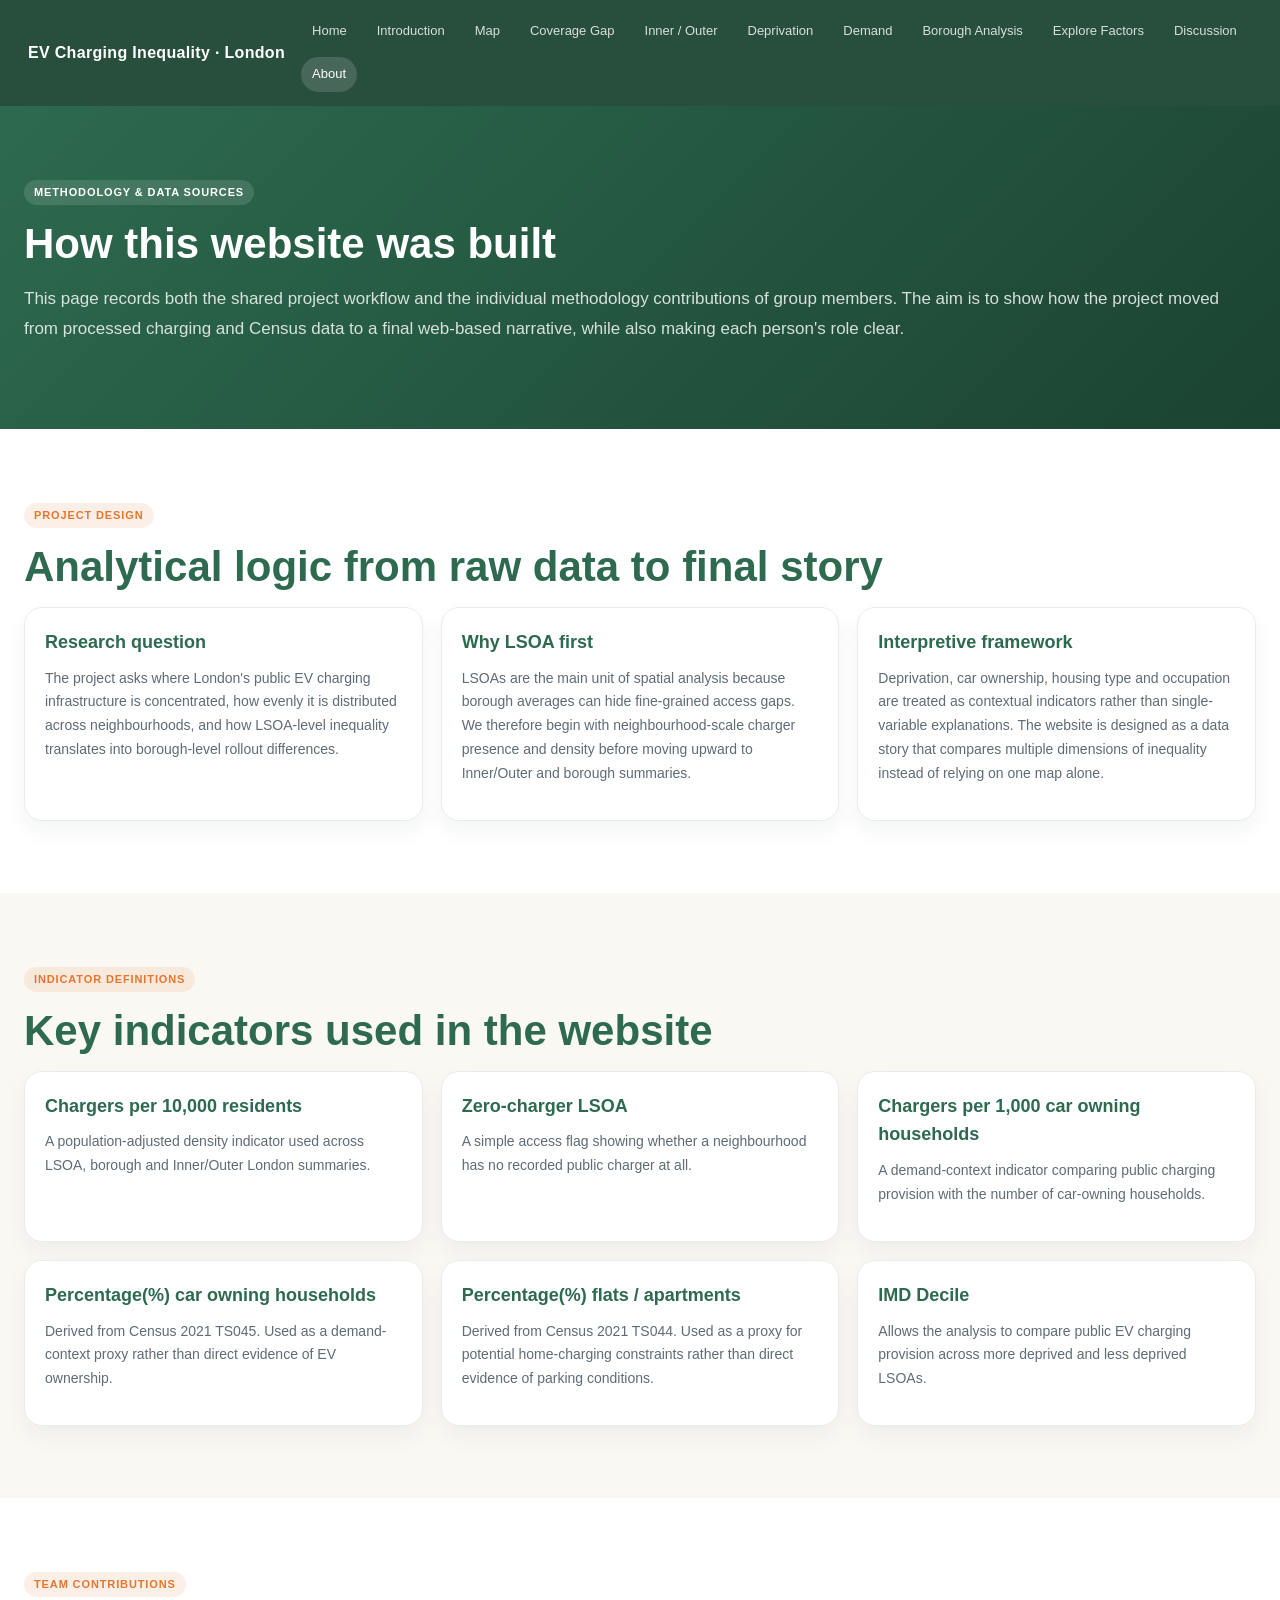
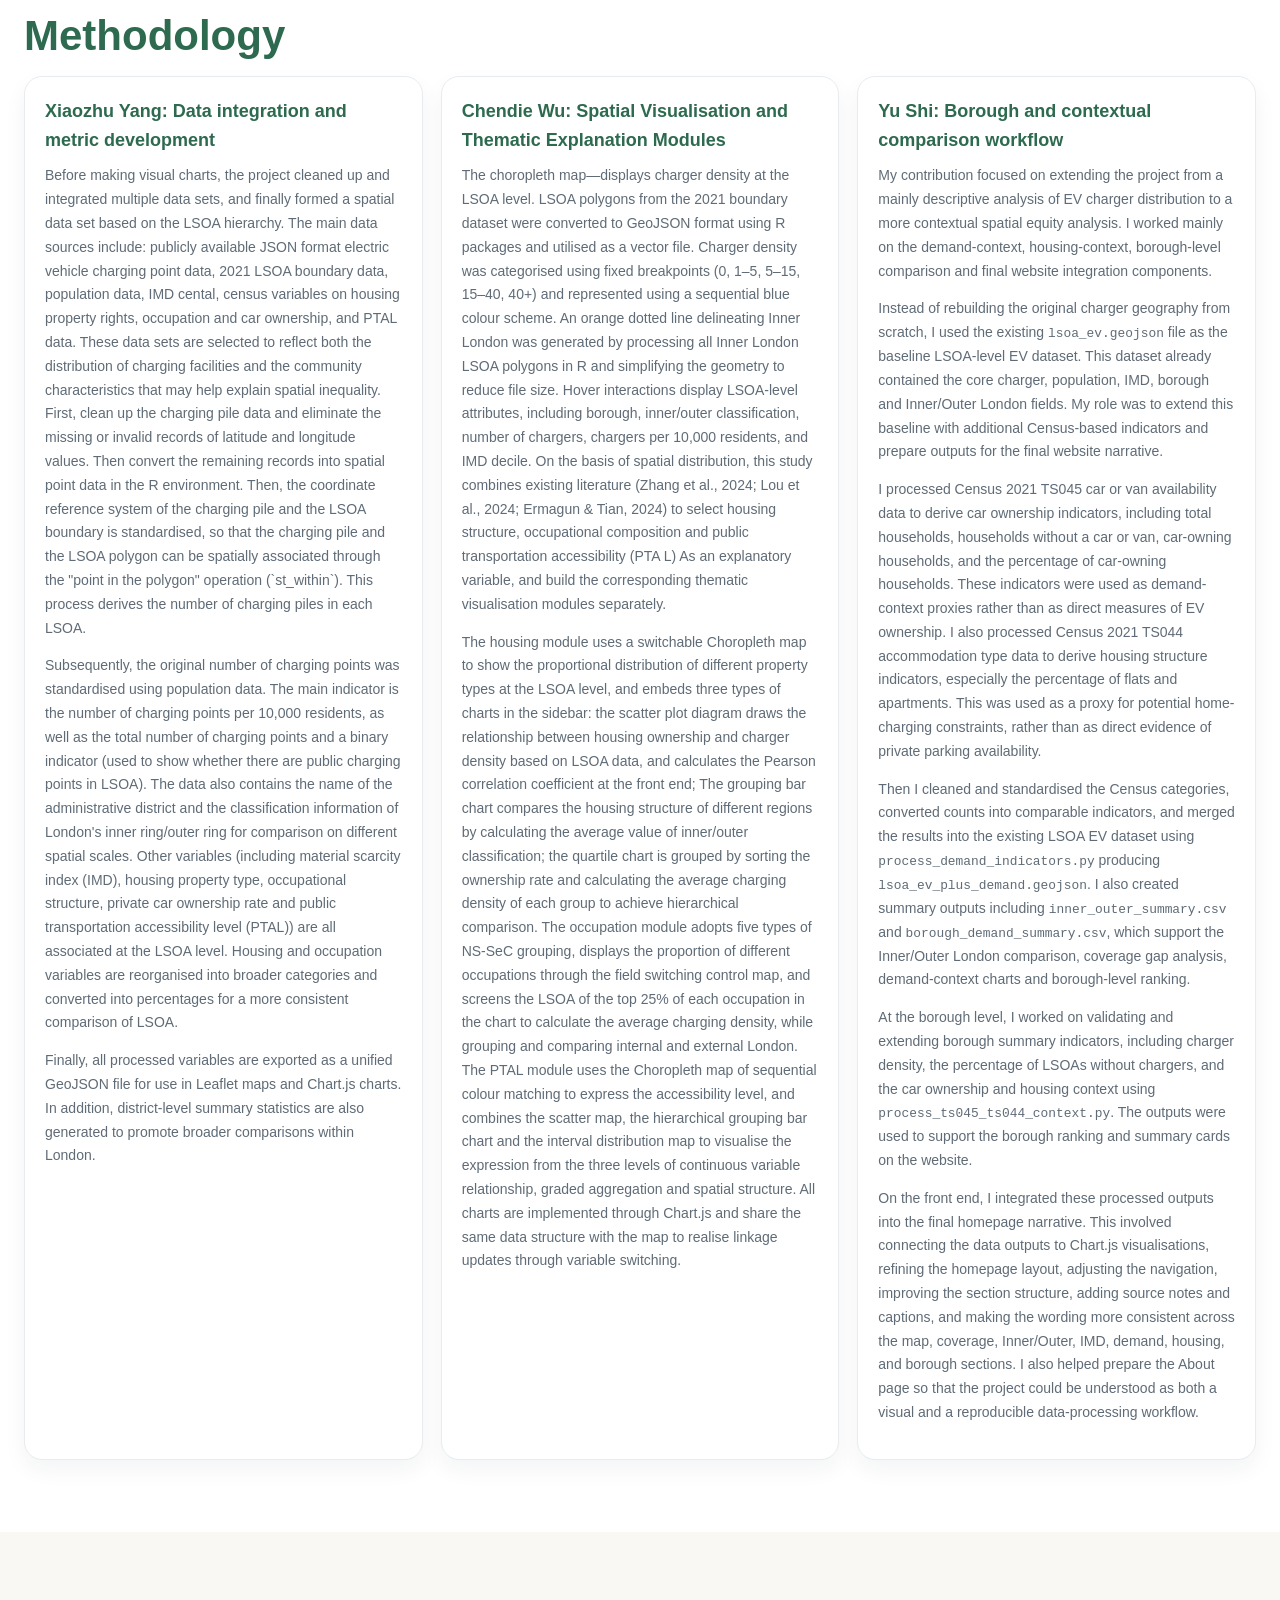
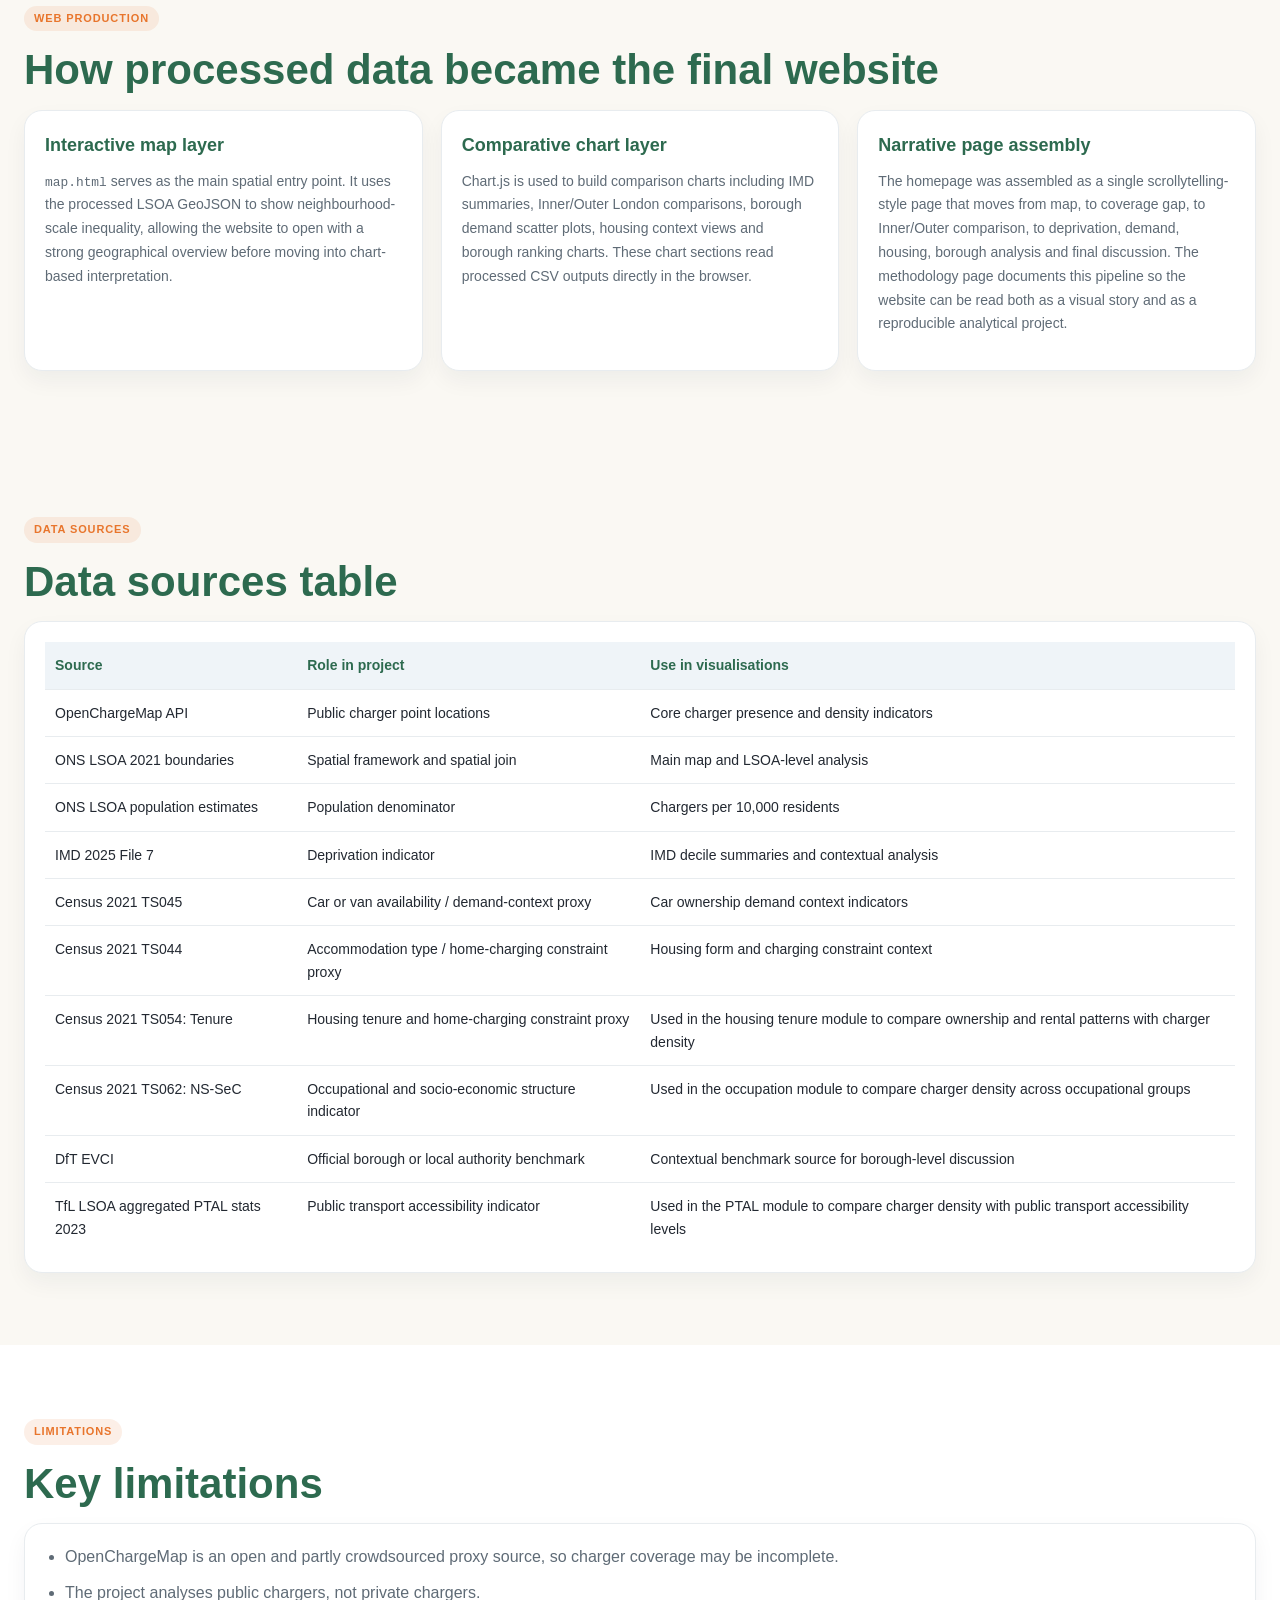
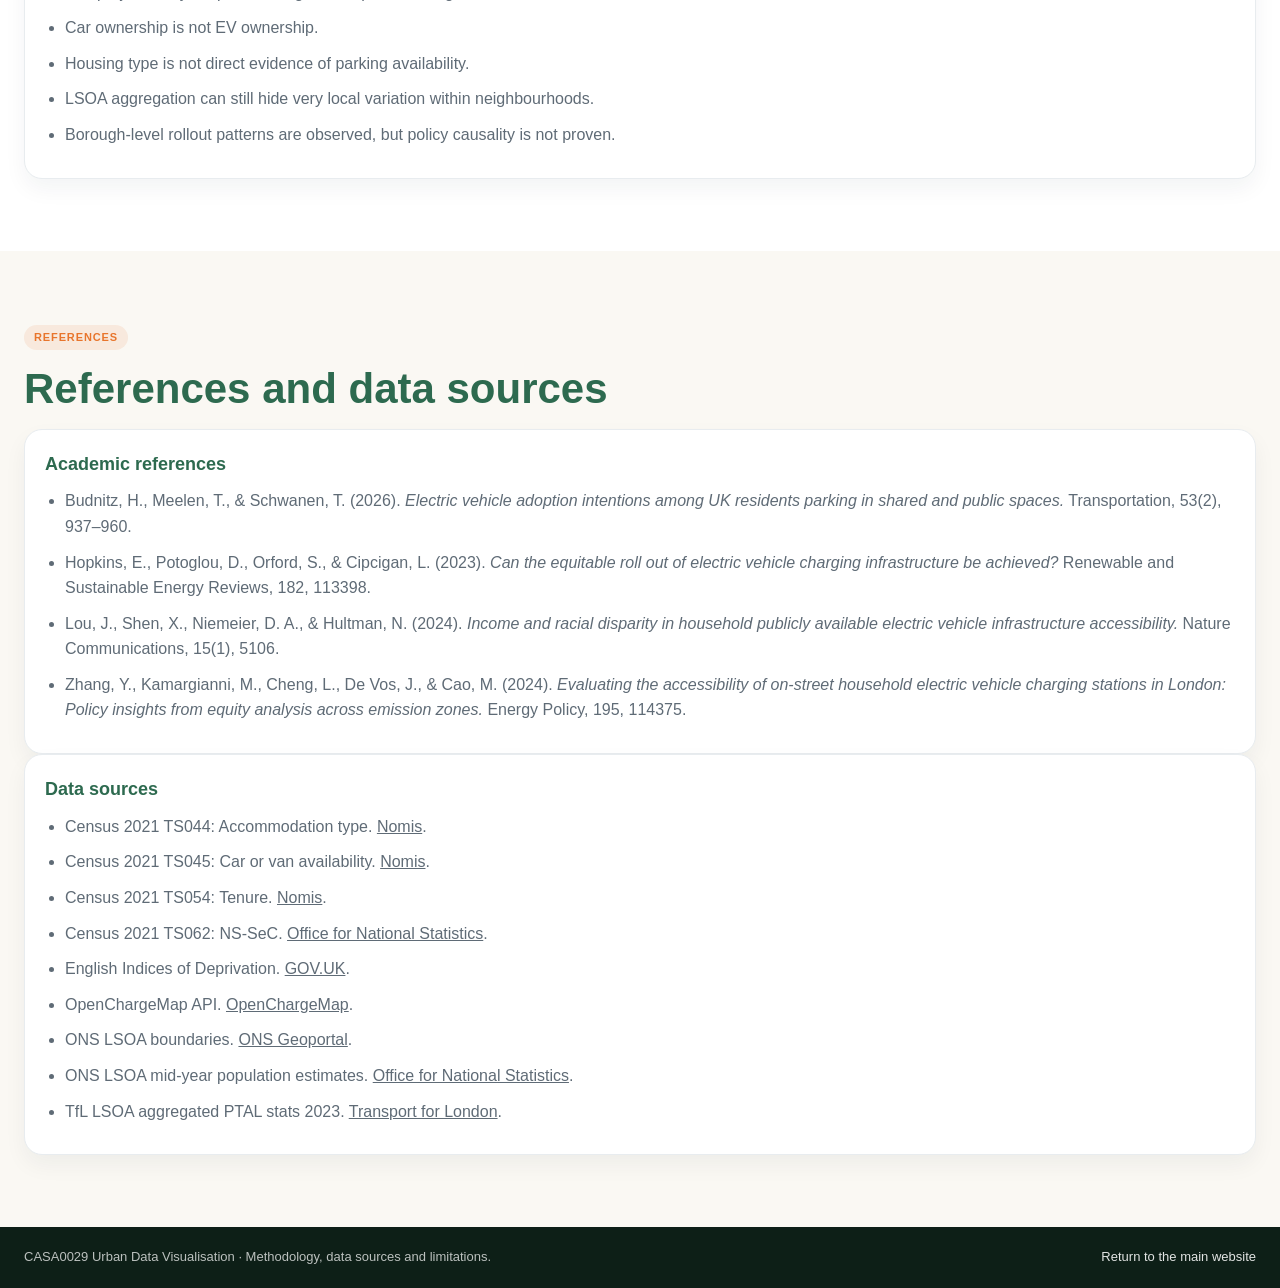
<file: about.html>
<!DOCTYPE html>
<html lang="en">
<head>
  <meta charset="UTF-8">
  <title>Methodology · EV Charging Inequality in London</title>
  <meta name="viewport" content="width=device-width, initial-scale=1.0">
  <link rel="icon" href="data:,">
  <link rel="stylesheet" href="css/style.css">
  <style>
    :root {
      --navy: #1b4332;
      --navy-soft: #2d6a4f;
      --deep-blue: #2d6a4f;
      --light-blue: #dcebdd;
      --accent: #e07b39;
      --accent-strong: #e8752c;
      --off-white: #faf8f3;
      --off-white-alt: #f7f4ee;
      --text: #222831;
      --muted: #5f6b76;
      --line: #e8ecef;
      --card: #ffffff;
      --copy-max: 1500px;
    }

    .site-nav {
      background: rgba(27, 67, 50, 0.94);
    }

    .about-hero {
      background: linear-gradient(135deg, #2d6a4f 0%, #1b4332 100%);
    }

    .site-footer {
      background: #0d1f17;
    }
  </style>
</head>
<body>
 <!-- Top navigation, links back to the main narrative sections in index.html -->
<nav class="site-nav">
  <a class="site-logo" href="index.html#hero">EV Charging Inequality · London</a>
  <ul class="site-nav-links">
    <a href="/0029-visualization/index.html#hero">Home</a>
<a href="/0029-visualization/index.html#intro">Introduction</a>
<a href="/0029-visualization/index.html#spatial">Map</a>
<a href="/0029-visualization/index.html#coverage">Coverage Gap</a>
<a href="/0029-visualization/index.html#inner-outer">Inner / Outer</a>
<a href="/0029-visualization/index.html#imd-section">Deprivation</a>
<a href="/0029-visualization/index.html#demand">Demand</a>
<a href="/0029-visualization/index.html#borough">Borough Analysis</a>
<a href="/0029-visualization/index.html#factors">Explore Factors</a>
<a href="/0029-visualization/index.html#discussion">Discussion</a>
<a class="is-active" href="/0029-visualization/about.html">About</a>
  </ul>
</nav>

  <!--short explanation of what this methodology page is for -->
  <section class="about-hero">
    <div class="section-shell wide-shell">
      <div class="section-kicker section-kicker-light">Methodology & data sources</div>
      <h1 class="section-title section-title-light">How this website was built</h1>
      <p class="section-lead section-lead-light" style="max-width:var(--copy-max);">
        This page records both the shared project workflow and the individual methodology contributions of group members. The aim is to show
        how the project moved from processed charging and Census data to a final web-based narrative, while also making each person's role clear.
      </p>
    </div>
  </section>

  <!-- this section explains the overall analytical framing for all team members -->
  <section class="content-section section-white">
    <div class="section-shell wide-shell">
      <div class="section-kicker">Project design</div>
      <h2 class="section-title">Analytical logic from raw data to final story</h2>
      <div class="about-grid">
        <article class="about-card">
          <h3>Research question</h3>
          <p>
            The project asks where London's public EV charging infrastructure is concentrated, how evenly it is distributed across neighbourhoods,
            and how LSOA-level inequality translates into borough-level rollout differences.
          </p>
        </article>
        <article class="about-card">
          <h3>Why LSOA first</h3>
          <p>
            LSOAs are the main unit of spatial analysis because borough averages can hide fine-grained access gaps. We therefore begin with
            neighbourhood-scale charger presence and density before moving upward to Inner/Outer and borough summaries.
          </p>
        </article>
        <article class="about-card">
          <h3>Interpretive framework</h3>
          <p>
            Deprivation, car ownership, housing type and occupation are treated as contextual indicators rather than single-variable explanations.
            The website is designed as a data story that compares multiple dimensions of inequality instead of relying on one map alone.
          </p>
        </article>
      </div>
    </div>
  </section>

  <!-- useful reference before readers reach individual team contributions -->
  <section class="content-section section-offwhite">
    <div class="section-shell wide-shell">
      <div class="section-kicker">Indicator definitions</div>
      <h2 class="section-title">Key indicators used in the website</h2>
      <div class="about-grid">
        <article class="about-card">
          <h3>Chargers per 10,000 residents</h3>
          <p>
            A population-adjusted density indicator used across LSOA, borough and Inner/Outer London summaries.
          </p>
        </article>
        <article class="about-card">
          <h3>Zero-charger LSOA</h3>
          <p>
            A simple access flag showing whether a neighbourhood has no recorded public charger at all.
          </p>
        </article>
        <article class="about-card">
          <h3>Chargers per 1,000 car owning households</h3>
          <p>
            A demand-context indicator comparing public charging provision with the number of car-owning households.
          </p>
        </article>
        <article class="about-card">
          <h3>Percentage(%) car owning households</h3>
          <p>
            Derived from Census 2021 TS045. Used as a demand-context proxy rather than direct evidence of EV ownership.
          </p>
        </article>
        <article class="about-card">
          <h3>Percentage(%) flats / apartments</h3>
          <p>
            Derived from Census 2021 TS044. Used as a proxy for potential home-charging constraints rather than direct evidence of parking conditions.
          </p>
        </article>
        <article class="about-card">
          <h3>IMD Decile</h3>
          <p>
            Allows the analysis to compare public EV charging provision across more deprived and less deprived LSOAs.
          </p>
        </article>
      </div>
    </div>
  </section>

  <!--Team contributions/methodologies.-->
  <section class="content-section section-white">
    <div class="section-shell wide-shell">
      <div class="section-kicker">Team contributions</div>
      <h2 class="section-title">Methodology </h2>
      <div class="about-grid">
        <!-- Member 1 placeholder-->
        <article class="about-card">
          <h3>Xiaozhu Yang:  Data integration and metric development </h3>
          <p>
           Before making visual charts, the project cleaned up and integrated multiple data sets, and finally formed a spatial data set based on the LSOA hierarchy. The main data sources include: publicly available JSON format electric vehicle charging point data, 2021 LSOA boundary data, population data, IMD cental, census variables on housing property rights, occupation and car ownership, and PTAL data. These data sets are selected to reflect both the distribution of charging facilities and the community characteristics that may help explain spatial inequality.

First, clean up the charging pile data and eliminate the missing or invalid records of latitude and longitude values. Then convert the remaining records into spatial point data in the R environment. Then, the coordinate reference system of the charging pile and the LSOA boundary is standardised, so that the charging pile and the LSOA polygon can be spatially associated through the "point in the polygon" operation (`st_within`). This process derives the number of charging piles in each LSOA. </p>
 <p>
Subsequently, the original number of charging points was standardised using population data. The main indicator is the number of charging points per 10,000 residents, as well as the total number of charging points and a binary indicator (used to show whether there are public charging points in LSOA). The data also contains the name of the administrative district and the classification information of London's inner ring/outer ring for comparison on different spatial scales.

Other variables (including material scarcity index (IMD), housing property type, occupational structure, private car ownership rate and public transportation accessibility level (PTAL)) are all associated at the LSOA level. Housing and occupation variables are reorganised into broader categories and converted into percentages for a more consistent comparison of LSOA.  </p>
<p>Finally, all processed variables are exported as a unified GeoJSON file for use in Leaflet maps and Chart.js charts. In addition, district-level summary statistics are also generated to promote broader comparisons within London.

          </p>
        </article>
        <!-- Member 2 placeholder-->
        <article class="about-card">
          <h3>Chendie Wu: Spatial Visualisation and Thematic Explanation Modules</h3>
          <p>
           The choropleth map—displays charger density at the LSOA level. LSOA polygons from the 2021 boundary dataset were converted to GeoJSON format using R packages and utilised as a vector file. Charger density was categorised using fixed breakpoints (0, 1–5, 5–15, 15–40, 40+) and represented using a sequential blue colour scheme. An orange dotted line delineating Inner London was generated by processing all Inner London LSOA polygons in R and simplifying the geometry to reduce file size. Hover interactions display LSOA-level attributes, including borough, inner/outer classification, number of chargers, chargers per 10,000 residents, and IMD decile.
On the basis of spatial distribution, this study combines existing literature (Zhang et al., 2024; Lou et al., 2024; Ermagun & Tian, 2024) to select housing structure, occupational composition and public transportation accessibility (PTA L) As an explanatory variable, and build the corresponding thematic visualisation modules separately.</p >
<p> The housing module uses a switchable Choropleth map to show the proportional distribution of different property types at the LSOA level, and embeds three types of charts in the sidebar: the scatter plot diagram draws the relationship between housing ownership and charger density based on LSOA data, and calculates the Pearson correlation coefficient at the front end; The grouping bar chart compares the housing structure of different regions by calculating the average value of inner/outer classification; the quartile chart is grouped by sorting the ownership rate and calculating the average charging density of each group to achieve hierarchical comparison.

The occupation module adopts five types of NS-SeC grouping, displays the proportion of different occupations through the field switching control map, and screens the LSOA of the top 25% of each occupation in the chart to calculate the average charging density, while grouping and comparing internal and external London.

The PTAL module uses the Choropleth map of sequential colour matching to express the accessibility level, and combines the scatter map, the hierarchical grouping bar chart and the interval distribution map to visualise the expression from the three levels of continuous variable relationship, graded aggregation and spatial structure. All charts are implemented through Chart.js and share the same data structure with the map to realise linkage updates through variable switching.


          </p>
        </article>
        <!-- Member 3  -->
        <article class="about-card">
          <h3>Yu Shi: Borough and contextual comparison workflow</h3>
          <p>
            My contribution focused on extending the project from a mainly descriptive analysis of EV charger distribution to a more contextual spatial equity analysis. I worked mainly on the demand-context, housing-context, borough-level comparison and final website integration components.
          </p>

          <p>
            Instead of rebuilding the original charger geography from scratch, I used the existing <code>lsoa_ev.geojson</code> file as the baseline LSOA-level EV dataset. This dataset already contained the core charger, population, IMD, borough and Inner/Outer London fields. My role was to extend this baseline with additional Census-based indicators and prepare outputs for the final website narrative.
          </p>

          <P>
            I processed Census 2021 TS045 car or van availability data to derive car ownership indicators, including total households, households without a car or van, car-owning households, and the percentage of car-owning households. These indicators were used as demand-context proxies rather than as direct measures of EV ownership. I also processed Census 2021 TS044 accommodation type data to derive housing structure indicators, especially the percentage of flats and apartments. This was used as a proxy for potential home-charging constraints, rather than as direct evidence of private parking availability.
          </P>

          <p>
            Then I cleaned and standardised the Census categories, converted counts into comparable indicators, and merged the results into the existing LSOA EV dataset using <code>process_demand_indicators.py</code> producing <code>lsoa_ev_plus_demand.geojson</code>. I also created summary outputs including <code>inner_outer_summary.csv</code> and <code>borough_demand_summary.csv</code>, which support the Inner/Outer London comparison, coverage gap analysis, demand-context charts and borough-level ranking.
          </p>

          <p>
            At the borough level, I worked on validating and extending borough summary indicators, including charger density, the percentage of LSOAs without chargers, and the car ownership and housing context using  <code>process_ts045_ts044_context.py</code>. The outputs were used to support the borough ranking and summary cards on the website. 
          </p>

          <p>
            On the front end, I integrated these processed outputs into the final homepage narrative. This involved connecting the data outputs to Chart.js visualisations, refining the homepage layout, adjusting the navigation, improving the section structure, adding source notes and captions, and making the wording more consistent across the map, coverage, Inner/Outer, IMD, demand, housing, and borough sections. I also helped prepare the About page so that the project could be understood as both a visual and a reproducible data-processing workflow.
          </p>
        </article>
      </div>
    </div>
  </section>

  <!-- explains how processed outputs were translated into the final web experience -->
  <section class="content-section section-offwhite">
    <div class="section-shell wide-shell">
      <div class="section-kicker">Web production</div>
      <h2 class="section-title">How processed data became the final website</h2>
      <div class="about-grid">
        <article class="about-card">
          <h3>Interactive map layer</h3>
          <p>
            <code>map.html</code> serves as the main spatial entry point. It uses the processed LSOA GeoJSON to show neighbourhood-scale inequality,
            allowing the website to open with a strong geographical overview before moving into chart-based interpretation.
          </p>
        </article>
        <article class="about-card">
          <h3>Comparative chart layer</h3>
          <p>
            Chart.js is used to build comparison charts including IMD summaries, Inner/Outer London comparisons, borough demand scatter plots,
            housing context views and borough ranking charts. These chart sections read processed CSV outputs directly in the browser.
          </p>
        </article>
        <article class="about-card">
          <h3>Narrative page assembly</h3>
          <p>
            The homepage was assembled as a single scrollytelling-style page that moves from map, to coverage gap, to Inner/Outer comparison,
            to deprivation, demand, housing, borough analysis and final discussion. The methodology page documents this pipeline so the website
            can be read both as a visual story and as a reproducible analytical project.
          </p>
        </article>
      </div>
    </div>
  </section>

  <!-- shared project reference table for datasets cited across the site -->
  <section class="content-section section-offwhite">
    <div class="section-shell wide-shell">
      <div class="section-kicker">Data sources</div>
      <h2 class="section-title">Data sources table</h2>
      <div class="table-card">
        <table>
          <thead>
            <tr>
              <th>Source</th>
              <th>Role in project</th>
              <th>Use in visualisations</th>
            </tr>
          </thead>
          <tbody>
            <tr>
              <td>OpenChargeMap API</td>
              <td>Public charger point locations</td>
              <td>Core charger presence and density indicators</td>
            </tr>
            <tr>
              <td>ONS LSOA 2021 boundaries</td>
              <td>Spatial framework and spatial join</td>
              <td>Main map and LSOA-level analysis</td>
            </tr>
            <tr>
              <td>ONS LSOA population estimates</td>
              <td>Population denominator</td>
              <td>Chargers per 10,000 residents</td>
            </tr>
            <tr>
              <td>IMD 2025 File 7</td>
              <td>Deprivation indicator</td>
              <td>IMD decile summaries and contextual analysis</td>
            </tr>
            <tr>
              <td>Census 2021 TS045</td>
              <td>Car or van availability / demand-context proxy</td>
              <td>Car ownership demand context indicators</td>
            </tr>
            <tr>
              <td>Census 2021 TS044</td>
              <td>Accommodation type / home-charging constraint proxy</td>
              <td>Housing form and charging constraint context</td>
            </tr>
             <tr>
    <td>Census 2021 TS054: Tenure</td>
    <td>Housing tenure and home-charging constraint proxy</td>
    <td>Used in the housing tenure module to compare ownership and rental patterns with charger density</td>
  </tr>

  <tr>
    <td>Census 2021 TS062: NS-SeC</td>
    <td>Occupational and socio-economic structure indicator</td>
    <td>Used in the occupation module to compare charger density across occupational groups</td>
  </tr>
            <tr>
              <td>DfT EVCI</td>
              <td>Official borough or local authority benchmark</td>
              <td>Contextual benchmark source for borough-level discussion</td>
            </tr>
             <tr>
              <td>TfL LSOA aggregated PTAL stats 2023</td>
              <td>Public transport accessibility indicator</td>
              <td>Used in the PTAL module to compare charger density with public transport accessibility levels</td>
            </tr>

          </tbody>
        </table>
      </div>
    </div>
  </section>

  <!-- Limitations-->
  <section class="content-section section-white">
    <div class="section-shell wide-shell">
      <div class="section-kicker">Limitations</div>
      <h2 class="section-title">Key limitations</h2>
      <div class="about-card">
        <ul class="list-clean">
          <li>OpenChargeMap is an open and partly crowdsourced proxy source, so charger coverage may be incomplete.</li>
          <li>The project analyses public chargers, not private chargers.</li>
          <li>Car ownership is not EV ownership.</li>
          <li>Housing type is not direct evidence of parking availability.</li>
          <li>LSOA aggregation can still hide very local variation within neighbourhoods.</li>
          <li>Borough-level rollout patterns are observed, but policy causality is not proven.</li>
        </ul>
      </div>
    </div>
  </section>

<!-- References and Data Sources -->
<section class="content-section section-offwhite">
  <div class="section-shell wide-shell">
    <div class="section-kicker">References</div>
    <h2 class="section-title">References and data sources</h2>

    <div class="reference-grid">
      <!-- Academic references -->
      <div class="about-card reference-card">
        <h3>Academic references</h3>
        <ul class="list-clean reference-list">
          <li>
            Budnitz, H., Meelen, T., &amp; Schwanen, T. (2026). 
            <em>Electric vehicle adoption intentions among UK residents parking in shared and public spaces.</em> 
            Transportation, 53(2), 937–960.
          </li>

          <li>
            Hopkins, E., Potoglou, D., Orford, S., &amp; Cipcigan, L. (2023). 
            <em>Can the equitable roll out of electric vehicle charging infrastructure be achieved?</em> 
            Renewable and Sustainable Energy Reviews, 182, 113398.
          </li>

          <li>
            Lou, J., Shen, X., Niemeier, D. A., &amp; Hultman, N. (2024). 
            <em>Income and racial disparity in household publicly available electric vehicle infrastructure accessibility.</em> 
            Nature Communications, 15(1), 5106.
          </li>

          <li>
            Zhang, Y., Kamargianni, M., Cheng, L., De Vos, J., &amp; Cao, M. (2024). 
            <em>Evaluating the accessibility of on-street household electric vehicle charging stations in London: Policy insights from equity analysis across emission zones.</em> 
            Energy Policy, 195, 114375.
          </li>
        </ul>
      </div>

      <!-- Data sources -->
      <div class="about-card reference-card">
        <h3>Data sources</h3>
        <ul class="list-clean reference-list">
          <li>
            Census 2021 TS044: Accommodation type. 
            <a href="https://www.nomisweb.co.uk/datasets/c2021ts044" target="_blank" rel="noopener">Nomis</a>.
          </li>

          <li>
            Census 2021 TS045: Car or van availability. 
            <a href="https://www.nomisweb.co.uk/datasets/c2021ts045" target="_blank" rel="noopener">Nomis</a>.
          </li>

          <li>
            Census 2021 TS054: Tenure. 
            <a href="https://www.nomisweb.co.uk/datasets/c2021ts054" target="_blank" rel="noopener">Nomis</a>.
          </li>

          <li>
            Census 2021 TS062: NS-SeC. 
            <a href="https://www.ons.gov.uk/datasets/TS062/editions/2021/versions/5" target="_blank" rel="noopener">Office for National Statistics</a>.
          </li>

          <li>
            English Indices of Deprivation. 
            <a href="https://www.gov.uk/government/statistics/english-indices-of-deprivation-2025" target="_blank" rel="noopener">GOV.UK</a>.
          </li>

          <li>
            OpenChargeMap API. 
            <a href="https://openchargemap.org/" target="_blank" rel="noopener">OpenChargeMap</a>.
          </li>

          <li>
            ONS LSOA boundaries. 
            <a href="https://geoportal.statistics.gov.uk/datasets/68515293204e43ca8ab56fa13ae8a547_0/explore?location=52.837634%2C-2.489483%2C6" target="_blank" rel="noopener">ONS Geoportal</a>.
          </li>

          <li>
            ONS LSOA mid-year population estimates. 
            <a href="https://www.ons.gov.uk/peoplepopulationandcommunity/populationandmigration/populationestimates/datasets/lowersuperoutputareamidyearpopulationestimatesnationalstatistics" target="_blank" rel="noopener">Office for National Statistics</a>.
          </li>

          <li>
            TfL LSOA aggregated PTAL stats 2023. 
            <a href="https://gis-tfl.opendata.arcgis.com/datasets/TfL::lsoa-aggregated-ptal-stats-2023/about" target="_blank" rel="noopener">Transport for London</a>.
          </li>
        </ul>
      </div>
    </div>
  </div>
</section>

  <!-- Footer link back to the main project website -->
  <footer class="site-footer">
    <div class="section-shell wide-shell footer-shell">
      <div>CASA0029 Urban Data Visualisation · Methodology, data sources and limitations.</div>
      <div><a href="../index.html">Return to the main website</a></div>
    </div>
  </footer>
</body>
</html>
</file>
<file: css/style.css>
:root {
  --navy: #173b57;
  --navy-soft: #1a3a5c;
  --deep-blue: #2166ac;
  --light-blue: #a8c8e8;
  --accent: #e07b39;
  --accent-strong: #e8752c;
  --off-white: #f8f8f6;
  --off-white-alt: #f7f4ee;
  --text: #222831;
  --muted: #5f6b76;
  --line: #e8ecef;
  --card: #ffffff;
}

* {
  box-sizing: border-box;
}

html {
  scroll-behavior: smooth;
}

body {
  margin: 0;
  font-family: Arial, Helvetica, sans-serif;
  color: var(--text);
  background: var(--off-white);
  line-height: 1.6;
}

a {
  color: inherit;
}

code {
  font-family: Consolas, Monaco, monospace;
  font-size: 0.92em;
}

/* ============ Site nav ============ */
.site-nav {
  position: sticky;
  top: 0;
  z-index: 1000;
  display: flex;
  justify-content: space-between;
  align-items: center;
  gap: 16px;
  padding: 14px 28px;
  background: rgba(23, 59, 87, 0.94);
  backdrop-filter: blur(8px);
}

.site-logo {
  display: flex;
  align-items: center;
  gap: 14px;
  color: #ffffff;
  font-weight: 700;
  letter-spacing: 0.02em;
  text-decoration: none;
  white-space: nowrap;
}

.nav-logo {
  height: 72px;
  width: auto;
  object-fit: contain;
  flex-shrink: 0;
  transform: scale(1.8);
  transform-origin: center;
}

.site-nav-links {
  display: flex;
  flex-wrap: wrap;
  gap: 8px;
  align-items: center;
  list-style: none;
  margin: 0;
  padding: 0;
}

.site-nav-links a {
  color: rgba(255, 255, 255, 0.82);
  text-decoration: none;
  font-size: 13px;
  padding: 7px 11px;
  border-radius: 999px;
  transition: background 0.2s ease, color 0.2s ease;
}

.site-nav-links a:hover,
.site-nav-links a.is-active {
  background: rgba(255, 255, 255, 0.14);
  color: #ffffff;
}

/* ============ Hero ============ */
.hero-section {
  position: relative;
  min-height: calc(100vh - 64px);
  display: flex;
  align-items: center;
  background-image: url("../image/background.jpg");
  background-position: center center;
  background-size: cover;
  background-repeat: no-repeat;
  color: #ffffff;
  overflow: hidden;
}

.hero-section::before {
  content: "";
  position: absolute;
  inset: 0;
  background: linear-gradient(
    135deg,
    rgba(13, 35, 64, 0.72) 0%,
    rgba(26, 58, 92, 0.55) 100%
  );
  z-index: 0;
}

.hero-section > * {
  position: relative;
  z-index: 1;
}
.hero-shell {
  padding: 48px 0 64px;
}

.hero-title {
  margin: 0 0 18px;
  max-width: 800px;
  font-size: clamp(40px, 5vw, 62px);
  line-height: 1.08;
}

.hero-copy {
  max-width: 760px;
  margin: 0 0 30px;
  font-size: 18px;
  line-height: 1.8;
  color: rgba(255, 255, 255, 0.86);
}

.hero-link,
.method-link {
  display: inline-flex;
  align-items: center;
  gap: 8px;
  margin-top: 10px;
  color: #ffffff;
  background: rgba(255, 255, 255, 0.12);
  text-decoration: none;
  border-radius: 999px;
  padding: 10px 16px;
  font-weight: 700;
}

.method-link-wrap {
  margin-top: 28px;
}

/* ============ Section base ============ */
.content-section {
  padding: 72px 0;
}

.section-map {
  background: var(--navy-soft);
  color: #ffffff;
}

.section-offwhite {
  background: var(--off-white);
}

.section-white {
  background: #ffffff;
}


.section-dark {
  color: #ffffff;
}

.section-shell {
  width: min(1180px, calc(100% - 48px));
  margin: 0 auto;
}

.wide-shell {
  width: min(1240px, calc(100% - 48px));
}

.narrow-shell {
  width: min(900px, calc(100% - 48px));
}

.section-kicker {
  display: inline-block;
  margin-bottom: 14px;
  padding: 4px 10px;
  border-radius: 999px;
  background: rgba(224, 123, 57, 0.12);
  color: var(--accent-strong);
  font-size: 11px;
  font-weight: 700;
  letter-spacing: 0.08em;
  text-transform: uppercase;
}

.section-kicker-light {
  background: rgba(255, 255, 255, 0.12);
  color: rgba(255, 255, 255, 0.88);
}

.section-title {
  margin: 0 0 14px;
  color: var(--navy-soft);
  font-size: clamp(30px, 3.3vw, 42px);
  line-height: 1.2;
}

.section-title-light {
  color: #ffffff;
}

.section-lead {
  max-width: 840px;
  margin: 0 0 28px;
  color: var(--muted);
  font-size: 17px;
  line-height: 1.8;
}

.section-lead-light {
  color: rgba(255, 255, 255, 0.82);
}

/* ============ Grids ============ */
.metric-grid,
.compare-card-grid,
.insight-grid,
.discussion-grid,
.about-grid {
  display: grid;
  gap: 18px;
}

.hero-metric-grid,
.borough-card-grid {
  grid-template-columns: repeat(4, minmax(0, 1fr));
}

.compare-card-grid {
  grid-template-columns: repeat(3, minmax(0, 1fr));
}

.insight-grid,
.discussion-grid,
.about-grid {
  grid-template-columns: repeat(3, minmax(0, 1fr));
}

/* ============ Generic cards ============ */
.metric-card,
.compare-card,
.insight-card,
.chart-panel,
.discussion-card,
.about-card,
.table-card {
  background: var(--card);
  border: 1px solid var(--line);
  border-radius: 18px;
  box-shadow: 0 10px 22px rgba(17, 34, 51, 0.05);
}

.metric-card,
.compare-card,
.insight-card,
.discussion-card,
.about-card,
.table-card {
  padding: 20px;
}

.metric-label {
  color: var(--muted);
  font-size: 12px;
  font-weight: 700;
  letter-spacing: 0.08em;
  text-transform: uppercase;
}

.metric-value {
  margin-top: 10px;
  color: var(--navy-soft);
  font-size: 34px;
  font-weight: 700;
  line-height: 1.1;
  word-break: break-word;
}

.metric-value.accent,
.compare-value.accent {
  color: var(--accent-strong);
}

.metric-meta,
.compare-meta,
.section-caption,
.source-note,
.chart-axis-note,
.small-note,
.discussion-card p,
.about-card p,
.insight-card p {
  color: var(--muted);
  font-size: 14px;
}

.metric-meta,
.compare-meta,
.discussion-card p,
.about-card p,
.insight-card p {
  margin-top: 10px;
  line-height: 1.7;
}

.compare-card h3,
.insight-card h3,
.discussion-card h3,
.about-card h3,
.table-card h3,
.chart-title-small {
  margin: 0 0 10px;
  color: var(--navy-soft);
  font-size: 18px;
}

.compare-value {
  margin: 10px 0 4px;
  color: var(--deep-blue);
  font-size: 28px;
  font-weight: 700;
}

.compare-split {
  display: grid;
  grid-template-columns: 1fr 1fr;
  gap: 12px;
}

.compare-pill {
  padding: 10px 12px;
  border-radius: 12px;
  background: #f3f7fb;
}

.compare-pill-label {
  display: block;
  color: var(--muted);
  font-size: 11px;
  text-transform: uppercase;
  letter-spacing: 0.08em;
}

.compare-pill-value {
  display: block;
  margin-top: 6px;
  color: var(--navy-soft);
  font-size: 22px;
  font-weight: 700;
}

/* ============ Charts ============ */
.chart-grid.two-up {
  display: grid;
  grid-template-columns: repeat(2, minmax(0, 1fr));
  gap: 20px;
}

.chart-panel {
  padding: 18px 18px 16px;
}

.chart-canvas-wrap {
  position: relative;
  width: 100%;
}

.chart-small {
  height: 320px;
}

.chart-medium {
  height: 400px;
}

.chart-tall {
  height: 860px;
}

/* ============ Map / iframe ============ */
.map-frame,
.supplementary-frame {
  width: 100%;
  border: none;
}

.map-frame {
  height: 88vh;
}

.supplementary-frame {
  min-height: 88vh;
  border-radius: 16px;
  background: #ffffff;
}

.iframe-panel {
  overflow: hidden;
  border-radius: 18px;
  border: 1px solid var(--line);
  background: #ffffff;
  box-shadow: 0 10px 22px rgba(17, 34, 51, 0.05);
}

/* ============ Captions / notes ============ */
.section-caption-shell {
  padding-top: 18px;
}

.section-caption,
.source-note,
.chart-axis-note {
  margin: 12px 0 0;
  line-height: 1.7;
}

.source-note {
  color: #6f7b85;
}

/* ============ Footer ============ */
.site-footer {
  background: #0d2340;
  color: rgba(255, 255, 255, 0.72);
  padding: 20px 0;
}

.footer-shell {
  display: flex;
  justify-content: space-between;
  gap: 16px;
  flex-wrap: wrap;
  font-size: 13px;
}

.footer-shell a {
  color: rgba(255, 255, 255, 0.88);
  text-decoration: none;
}

/* ============ Tables ============ */
.table-card {
  overflow-x: auto;
}

table {
  width: 100%;
  border-collapse: collapse;
  font-size: 14px;
}

thead th {
  background: #eff4f8;
  color: var(--navy-soft);
  text-align: left;
  padding: 12px 10px;
}

tbody td {
  padding: 12px 10px;
  border-top: 1px solid var(--line);
  vertical-align: top;
}

/* ============ About page ============ */
.about-hero {
  background: linear-gradient(135deg, var(--navy-soft) 0%, #0d2340 100%);
  color: #ffffff;
  padding: 72px 0 56px;
}

.about-hero .section-title,
.about-hero .section-lead,
.about-hero .section-kicker {
  color: #ffffff;
}

.about-hero .section-lead {
  color: rgba(255, 255, 255, 0.82);
}

.list-clean {
  margin: 0;
  padding-left: 20px;
  color: var(--muted);
}

.list-clean li {
  margin-bottom: 10px;
}

/* ============ Intro overrides ============ */
#intro .intro-insight-grid {
  display: grid !important;
  grid-template-columns: repeat(2, minmax(0, 1fr)) !important;
  gap: 32px 36px !important;
  max-width: 1280px;
  margin: 0 auto;
}

#intro .intro-insight-grid .insight-card {
  min-height: 165px;
  padding: 30px 40px;
  display: flex;
  flex-direction: column;
}

#intro .intro-insight-grid .insight-card h3 {
  margin: 0 0 22px 0;
}

#intro .intro-insight-grid .insight-card p {
  margin: 0;
  line-height: 1.75;
}

#intro .section-title {
  margin-bottom: 28px;
}

#intro .section-body {
  margin-bottom: 56px;
  line-height: 1.9;
}

/* ============================================
   Discussion section — bg image + glass cards
   ============================================ */
#discussion {
  position: relative;
  background-image: url("../image/last.png");
  background-position: center center;
  background-size: cover;
  background-repeat: no-repeat;
  overflow: hidden;
}

#discussion::before {
  content: "";
  position: absolute;
  inset: 0;
  background: linear-gradient(
    180deg,
    rgba(8, 32, 26, 0.72) 0%,
    rgba(8, 32, 26, 0.55) 45%,
    rgba(8, 32, 26, 0.62) 100%
  );
  z-index: 0;
}

#discussion > * {
  position: relative;
  z-index: 1;
}

#discussion .section-kicker,
#discussion .section-title,
#discussion h1,
#discussion h2,
#discussion h3,
#discussion p,
#discussion a {
  color: #ffffff;
}

#discussion .section-title,
#discussion h1,
#discussion h2 {
  text-shadow:
    0 2px 12px rgba(0, 0, 0, 0.55),
    0 0 24px rgba(0, 0, 0, 0.35);
}

#discussion p {
  color: rgba(255, 255, 255, 0.96);
  text-shadow: 0 2px 6px rgba(0, 0, 0, 0.4);
}

#discussion .conclusion-card {
  background: linear-gradient(
    145deg,
    rgba(20, 50, 42, 0.42) 0%,
    rgba(15, 40, 34, 0.36) 50%,
    rgba(40, 90, 70, 0.40) 100%
  );
  border: 1px solid rgba(255, 255, 255, 0.20);
  border-radius: 18px;
  box-shadow:
    0 8px 28px rgba(0, 0, 0, 0.25),
    inset 0 1px 0 rgba(255, 255, 255, 0.18);
  backdrop-filter: blur(10px) saturate(1.2);
  -webkit-backdrop-filter: blur(10px) saturate(1.2);
  padding: 26px 28px;
  transition: all 0.3s ease;
}

#discussion .conclusion-card:hover {
  border-color: rgba(180, 240, 210, 0.45);
  transform: translateY(-2px);
  box-shadow:
    0 12px 36px rgba(0, 0, 0, 0.32),
    0 0 24px rgba(120, 220, 180, 0.18),
    inset 0 1px 0 rgba(255, 255, 255, 0.22);
}

#discussion .conclusion-card h3 {
  color: #ffffff;
  font-weight: 700;
  font-size: 1.15rem;
  margin-bottom: 14px;
  text-shadow:
    0 2px 10px rgba(0, 0, 0, 0.7),
    0 0 20px rgba(0, 0, 0, 0.4);
}

#discussion .conclusion-card p {
  color: rgba(255, 255, 255, 0.95);
  line-height: 1.65;
  text-shadow:
    0 1px 6px rgba(0, 0, 0, 0.75),
    0 0 12px rgba(0, 0, 0, 0.5);
}

.conclusion-grid {
  display: grid;
  grid-template-columns: repeat(2, minmax(0, 1fr));
  gap: 20px;
  margin-top: 18px;
}

/* ============ Responsive ============ */
@media (max-width: 1100px) {
  .hero-metric-grid,
  .borough-card-grid,
  .compare-card-grid,
  .insight-grid,
  .discussion-grid,
  .about-grid {
    grid-template-columns: repeat(2, minmax(0, 1fr));
  }

  .chart-tall {
    height: 760px;
  }
}

@media (max-width: 820px) {
  .site-nav {
    flex-direction: column;
    align-items: flex-start;
  }

  .site-nav-links {
    width: 100%;
  }

  .chart-grid.two-up,
  .hero-metric-grid,
  .borough-card-grid,
  .compare-card-grid,
  .insight-grid,
  .discussion-grid,
  .about-grid,
  .compare-split,
  .conclusion-grid {
    grid-template-columns: 1fr;
  }

  .section-shell,
  .wide-shell,
  .narrow-shell {
    width: min(100%, calc(100% - 32px));
  }

  .hero-copy,
  .section-lead {
    font-size: 16px;
  }

  .chart-medium {
    height: 340px;
  }

  .chart-small {
    height: 300px;
  }

  .chart-tall {
    height: 680px;
  }
}
</file>
